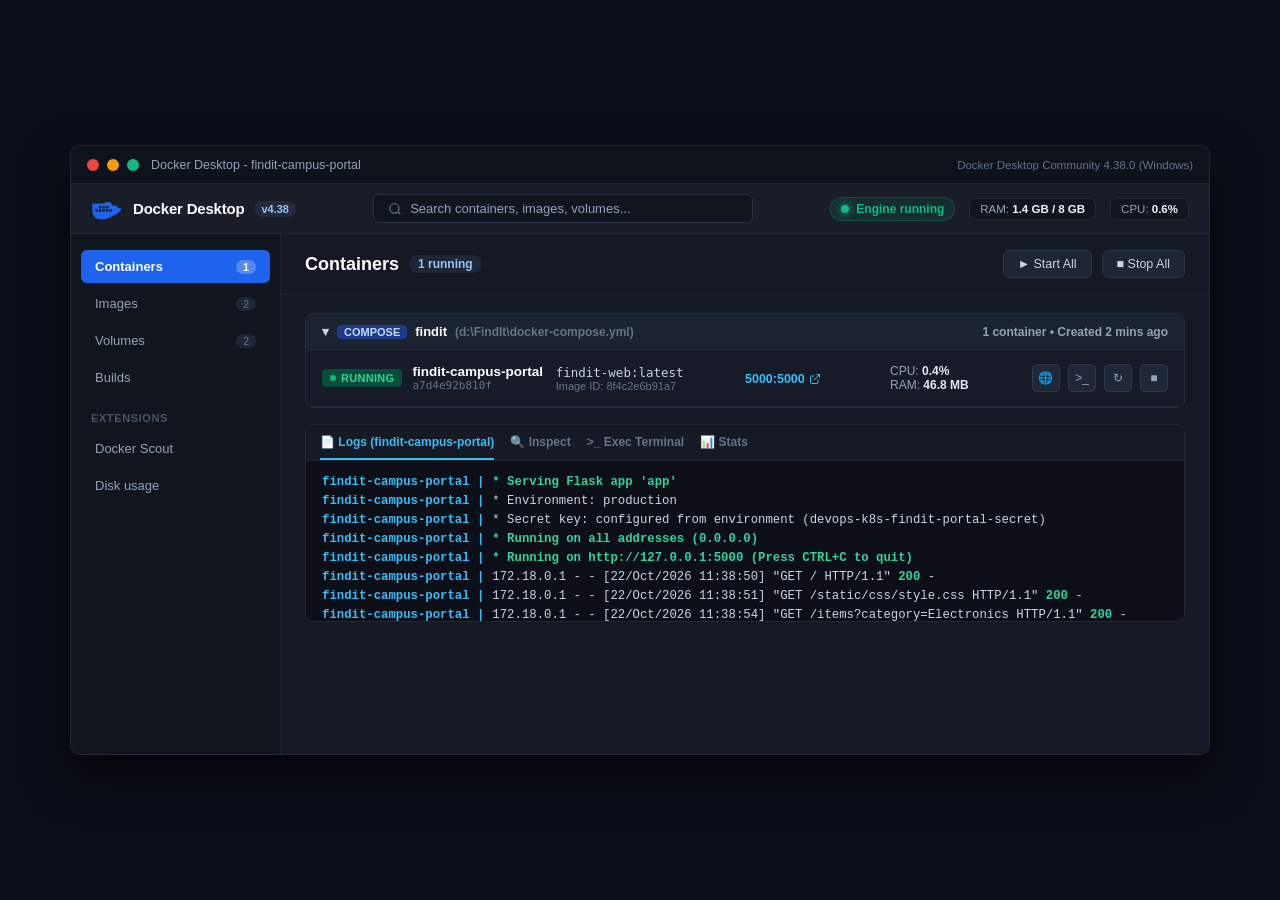
<file: templates/docker_desktop.html>
<!DOCTYPE html>
<html lang="en">
<head>
  <meta charset="UTF-8">
  <title>Docker Desktop - findit-campus-portal</title>
  <style>
    * { box-sizing: border-box; margin: 0; padding: 0; }
    body {
      background-color: #0b0f19;
      font-family: -apple-system, BlinkMacSystemFont, 'Segoe UI', Roboto, Helvetica, Arial, sans-serif;
      padding: 24px;
      display: flex;
      justify-content: center;
      align-items: center;
      min-height: 100vh;
      color: #e2e8f0;
    }
    .desktop-app {
      width: 1140px;
      background: #131722;
      border-radius: 10px;
      box-shadow: 0 20px 45px rgba(0,0,0,0.7);
      overflow: hidden;
      border: 1px solid #242936;
      display: flex;
      flex-direction: column;
    }
    /* Title bar */
    .titlebar {
      background: #0e121a;
      height: 38px;
      padding: 0 16px;
      display: flex;
      align-items: center;
      justify-content: space-between;
      border-bottom: 1px solid #1f2430;
      user-select: none;
    }
    .titlebar-left {
      display: flex;
      align-items: center;
      gap: 12px;
      font-size: 12.5px;
      color: #94a3b8;
      font-weight: 500;
    }
    .window-controls {
      display: flex;
      gap: 8px;
    }
    .w-dot {
      width: 12px;
      height: 12px;
      border-radius: 50%;
    }
    .w-close { background: #ef4444; }
    .w-min { background: #f59e0b; }
    .w-max { background: #10b981; }

    /* Top app nav */
    .app-header {
      background: #181d28;
      padding: 10px 20px;
      display: flex;
      align-items: center;
      justify-content: space-between;
      border-bottom: 1px solid #222836;
    }
    .brand-section {
      display: flex;
      align-items: center;
      gap: 10px;
    }
    .docker-whale {
      width: 32px;
      height: 24px;
      fill: #1d63ed;
    }
    .brand-title {
      font-size: 15px;
      font-weight: 700;
      color: #ffffff;
      letter-spacing: -0.2px;
    }
    .brand-version {
      font-size: 11px;
      background: #232a3b;
      color: #93c5fd;
      padding: 2px 7px;
      border-radius: 10px;
      font-weight: 600;
    }
    .search-input-box {
      background: #11151e;
      border: 1px solid #2a3142;
      border-radius: 6px;
      padding: 6px 14px;
      font-size: 13px;
      color: #94a3b8;
      width: 380px;
      display: flex;
      align-items: center;
      gap: 8px;
    }
    .header-status-area {
      display: flex;
      align-items: center;
      gap: 14px;
    }
    .engine-status {
      display: flex;
      align-items: center;
      gap: 7px;
      font-size: 12px;
      color: #10b981;
      font-weight: 600;
      background: rgba(16, 185, 129, 0.1);
      padding: 4px 10px;
      border-radius: 20px;
      border: 1px solid rgba(16, 185, 129, 0.25);
    }
    .status-pulse {
      width: 8px;
      height: 8px;
      background: #10b981;
      border-radius: 50%;
      box-shadow: 0 0 8px #10b981;
    }
    .resource-chip {
      font-size: 11.5px;
      color: #94a3b8;
      background: #11151e;
      padding: 4px 10px;
      border-radius: 6px;
      border: 1px solid #232938;
    }
    .resource-chip strong { color: #f1f5f9; }

    /* Layout Body */
    .app-body {
      display: flex;
      min-height: 520px;
    }
    /* Sidebar */
    .sidebar {
      width: 210px;
      background: #11151e;
      border-right: 1px solid #1f2533;
      padding: 16px 10px;
      display: flex;
      flex-direction: column;
      gap: 4px;
    }
    .nav-item {
      display: flex;
      align-items: center;
      justify-content: space-between;
      padding: 9px 14px;
      border-radius: 6px;
      font-size: 13px;
      font-weight: 500;
      color: #94a3b8;
      text-decoration: none;
      cursor: pointer;
    }
    .nav-item.active {
      background: #1d63ed;
      color: #ffffff;
      font-weight: 600;
    }
    .nav-badge {
      font-size: 11px;
      font-weight: 700;
      background: rgba(255, 255, 255, 0.25);
      padding: 1px 7px;
      border-radius: 10px;
      color: #ffffff;
    }
    .nav-badge-inactive {
      font-size: 11px;
      background: #1f2637;
      padding: 1px 7px;
      border-radius: 10px;
      color: #64748b;
    }
    .sidebar-section-title {
      font-size: 11px;
      text-transform: uppercase;
      letter-spacing: 0.6px;
      color: #475569;
      font-weight: 700;
      margin: 14px 10px 4px 10px;
    }

    /* Main Content */
    .main-view {
      flex: 1;
      background: #141924;
      display: flex;
      flex-direction: column;
    }
    .view-header {
      padding: 16px 24px;
      border-bottom: 1px solid #1f2533;
      display: flex;
      align-items: center;
      justify-content: space-between;
    }
    .view-title-group h2 {
      font-size: 18px;
      font-weight: 700;
      color: #ffffff;
      display: flex;
      align-items: center;
      gap: 10px;
    }
    .container-count {
      font-size: 12px;
      background: #1e2638;
      color: #93c5fd;
      padding: 2px 9px;
      border-radius: 12px;
      font-weight: 600;
    }
    .view-actions {
      display: flex;
      gap: 10px;
    }
    .btn-action {
      background: #1e2535;
      border: 1px solid #2c354a;
      color: #cbd5e1;
      padding: 6px 14px;
      border-radius: 6px;
      font-size: 12.5px;
      font-weight: 500;
      display: flex;
      align-items: center;
      gap: 6px;
    }

    /* Compose group container card */
    .compose-group-card {
      margin: 18px 24px 12px 24px;
      background: #181e2b;
      border-radius: 8px;
      border: 1px solid #262e40;
      overflow: hidden;
    }
    .compose-group-header {
      padding: 10px 16px;
      background: #1b2230;
      display: flex;
      align-items: center;
      justify-content: space-between;
      border-bottom: 1px solid #232b3c;
      font-size: 13px;
      font-weight: 600;
      color: #cbd5e1;
    }
    .group-left {
      display: flex;
      align-items: center;
      gap: 8px;
    }
    .group-tag {
      background: #1e3a8a;
      color: #bfdbfe;
      font-size: 11px;
      padding: 1px 7px;
      border-radius: 4px;
      font-weight: 600;
    }

    /* Container row item */
    .container-row {
      padding: 14px 16px;
      display: grid;
      grid-template-columns: 2fr 1.6fr 1.2fr 1fr 1.4fr;
      align-items: center;
      gap: 12px;
      background: #161b27;
      border-bottom: 1px solid #222938;
    }
    .c-name-col {
      display: flex;
      align-items: center;
      gap: 10px;
    }
    .status-badge-running {
      background: #064e3b;
      color: #34d399;
      font-size: 11px;
      font-weight: 700;
      padding: 3px 8px;
      border-radius: 4px;
      letter-spacing: 0.3px;
      display: flex;
      align-items: center;
      gap: 5px;
    }
    .status-dot-green {
      width: 6px;
      height: 6px;
      border-radius: 50%;
      background: #10b981;
    }
    .c-name-text {
      font-weight: 600;
      font-size: 13.5px;
      color: #ffffff;
    }
    .c-id-sub {
      font-size: 11px;
      color: #64748b;
      font-family: monospace;
    }
    .c-image-text {
      font-size: 12.5px;
      color: #cbd5e1;
      font-family: monospace;
    }
    .c-port-link {
      font-size: 12.5px;
      color: #38bdf8;
      font-weight: 600;
      text-decoration: none;
      display: inline-flex;
      align-items: center;
      gap: 4px;
    }
    .c-stats-text {
      font-size: 12px;
      color: #94a3b8;
    }
    .c-stats-text strong {
      color: #e2e8f0;
    }
    .c-actions {
      display: flex;
      gap: 8px;
      justify-content: flex-end;
    }
    .c-action-btn {
      width: 28px;
      height: 28px;
      background: #202738;
      border: 1px solid #2f384d;
      border-radius: 5px;
      color: #94a3b8;
      display: flex;
      align-items: center;
      justify-content: center;
      font-size: 12px;
      cursor: pointer;
    }
    .c-action-btn:hover { color: #ffffff; background: #2d374d; }

    /* Logs view below */
    .logs-panel {
      margin: 4px 24px 18px 24px;
      background: #0c0f17;
      border: 1px solid #222837;
      border-radius: 8px;
      overflow: hidden;
      display: flex;
      flex-direction: column;
    }
    .logs-tab-bar {
      background: #151a25;
      padding: 0 14px;
      display: flex;
      align-items: center;
      gap: 16px;
      border-bottom: 1px solid #222837;
      height: 36px;
    }
    .log-tab {
      font-size: 12px;
      font-weight: 600;
      color: #64748b;
      cursor: pointer;
      display: flex;
      align-items: center;
      gap: 6px;
      height: 100%;
      border-bottom: 2px solid transparent;
    }
    .log-tab.active {
      color: #38bdf8;
      border-bottom: 2px solid #38bdf8;
    }
    .logs-stream {
      padding: 12px 16px;
      font-family: 'Consolas', 'Courier New', monospace;
      font-size: 12.3px;
      line-height: 1.55;
      color: #cbd5e1;
      max-height: 160px;
      overflow-y: auto;
    }
    .log-prefix { color: #38bdf8; font-weight: 600; margin-right: 8px; }
    .log-green { color: #34d399; font-weight: bold; }
    .log-warn { color: #fbbf24; }
  </style>
</head>
<body>

<div class="desktop-app">
  <!-- Title bar -->
  <div class="titlebar">
    <div class="titlebar-left">
      <div class="window-controls">
        <span class="w-dot w-close"></span>
        <span class="w-dot w-min"></span>
        <span class="w-dot w-max"></span>
      </div>
      <span>Docker Desktop - findit-campus-portal</span>
    </div>
    <div style="font-size: 11.5px; color: #64748b;">Docker Desktop Community 4.38.0 (Windows)</div>
  </div>

  <!-- App Header -->
  <div class="app-header">
    <div class="brand-section">
      <svg class="docker-whale" viewBox="0 0 24 18">
        <path d="M22.5 8.5c-.4-.3-1.4-.4-2.1-.2-.2-.5-.5-1-1-1.3-.8-.7-2-.8-3.1-.4-.3-1.1-1.2-2.1-2.4-2.6-1.5-.6-3.2-.2-4.3.9H1v5.6c0 3.3 2.5 6 5.8 6.3 3.5.3 7-.8 9.7-3 1.8-.1 3.5-1 4.5-2.6.8-.4 1.3-1.2 1.5-2.1.2-.2.1-.4 0-.6zM3.4 9.2h1.8v1.8H3.4V9.2zm2.6 0h1.8v1.8H6V9.2zm2.6 0h1.8v1.8H8.6V9.2zm2.6 0H13v1.8h-1.8V9.2zm-5.2-2.4h1.8v1.8H6V6.8zm2.6 0h1.8v1.8H8.6V6.8zm2.6 0H13v1.8h-1.8V6.8zm2.6 2.4h1.8v1.8h-1.8V9.2z"/>
      </svg>
      <span class="brand-title">Docker Desktop</span>
      <span class="brand-version">v4.38</span>
    </div>

    <div class="search-input-box">
      <svg width="14" height="14" viewBox="0 0 24 24" fill="none" stroke="#64748b" stroke-width="2"><circle cx="11" cy="11" r="8"></circle><line x1="21" y1="21" x2="16.65" y2="16.65"></line></svg>
      <span>Search containers, images, volumes...</span>
    </div>

    <div class="header-status-area">
      <div class="engine-status">
        <span class="status-pulse"></span>
        <span>Engine running</span>
      </div>
      <div class="resource-chip">RAM: <strong>1.4 GB / 8 GB</strong></div>
      <div class="resource-chip">CPU: <strong>0.6%</strong></div>
    </div>
  </div>

  <!-- App Body -->
  <div class="app-body">
    <!-- Sidebar -->
    <div class="sidebar">
      <div class="nav-item active">
        <span>Containers</span>
        <span class="nav-badge">1</span>
      </div>
      <div class="nav-item">
        <span>Images</span>
        <span class="nav-badge-inactive">2</span>
      </div>
      <div class="nav-item">
        <span>Volumes</span>
        <span class="nav-badge-inactive">2</span>
      </div>
      <div class="nav-item">
        <span>Builds</span>
      </div>

      <div class="sidebar-section-title">Extensions</div>
      <div class="nav-item">
        <span>Docker Scout</span>
      </div>
      <div class="nav-item">
        <span>Disk usage</span>
      </div>
    </div>

    <!-- Main View -->
    <div class="main-view">
      <div class="view-header">
        <div class="view-title-group">
          <h2>Containers <span class="container-count">1 running</span></h2>
        </div>
        <div class="view-actions">
          <button class="btn-action">&#9658; Start All</button>
          <button class="btn-action">&#9632; Stop All</button>
        </div>
      </div>

      <!-- Compose Group -->
      <div class="compose-group-card">
        <div class="compose-group-header">
          <div class="group-left">
            <span>&#9662;</span>
            <span class="group-tag">COMPOSE</span>
            <span style="color:#ffffff;">findit</span>
            <span style="color:#64748b; font-size:12px;">(d:\FindIt\docker-compose.yml)</span>
          </div>
          <div style="font-size:12px; color:#94a3b8;">1 container &bull; Created 2 mins ago</div>
        </div>

        <!-- Container Item -->
        <div class="container-row">
          <div class="c-name-col">
            <span class="status-badge-running">
              <span class="status-dot-green"></span> RUNNING
            </span>
            <div>
              <div class="c-name-text">findit-campus-portal</div>
              <div class="c-id-sub">a7d4e92b810f</div>
            </div>
          </div>

          <div>
            <div class="c-image-text">findit-web:latest</div>
            <div style="font-size:11px; color:#64748b;">Image ID: 8f4c2e6b91a7</div>
          </div>

          <div>
            <a href="http://localhost:5000" target="_blank" class="c-port-link">
              <span>5000:5000</span>
              <svg width="12" height="12" viewBox="0 0 24 24" fill="none" stroke="currentColor" stroke-width="2"><path d="M18 13v6a2 2 0 0 1-2 2H5a2 2 0 0 1-2-2V8a2 2 0 0 1 2-2h6"></path><polyline points="15 3 21 3 21 9"></polyline><line x1="10" y1="14" x2="21" y2="3"></line></svg>
            </a>
          </div>

          <div class="c-stats-text">
            <div>CPU: <strong>0.4%</strong></div>
            <div>RAM: <strong>46.8 MB</strong></div>
          </div>

          <div class="c-actions">
            <div class="c-action-btn" title="Open in Browser">&#127760;</div>
            <div class="c-action-btn" title="Open Terminal CLI">&gt;_</div>
            <div class="c-action-btn" title="Restart">&#8635;</div>
            <div class="c-action-btn" title="Stop">&#9632;</div>
          </div>
        </div>
      </div>

      <!-- Logs panel -->
      <div class="logs-panel">
        <div class="logs-tab-bar">
          <div class="log-tab active">&#128196; Logs (findit-campus-portal)</div>
          <div class="log-tab">&#128269; Inspect</div>
          <div class="log-tab">&gt;_ Exec Terminal</div>
          <div class="log-tab">&#128202; Stats</div>
        </div>
        <div class="logs-stream">
          <div><span class="log-prefix">findit-campus-portal |</span><span class="log-green">* Serving Flask app 'app'</span></div>
          <div><span class="log-prefix">findit-campus-portal |</span>* Environment: production</div>
          <div><span class="log-prefix">findit-campus-portal |</span>* Secret key: configured from environment (devops-k8s-findit-portal-secret)</div>
          <div><span class="log-prefix">findit-campus-portal |</span><span class="log-green">* Running on all addresses (0.0.0.0)</span></div>
          <div><span class="log-prefix">findit-campus-portal |</span><span class="log-green">* Running on http://127.0.0.1:5000 (Press CTRL+C to quit)</span></div>
          <div><span class="log-prefix">findit-campus-portal |</span>172.18.0.1 - - [22/Oct/2026 11:38:50] "GET / HTTP/1.1" <span class="log-green">200</span> -</div>
          <div><span class="log-prefix">findit-campus-portal |</span>172.18.0.1 - - [22/Oct/2026 11:38:51] "GET /static/css/style.css HTTP/1.1" <span class="log-green">200</span> -</div>
          <div><span class="log-prefix">findit-campus-portal |</span>172.18.0.1 - - [22/Oct/2026 11:38:54] "GET /items?category=Electronics HTTP/1.1" <span class="log-green">200</span> -</div>
          <div><span class="log-prefix">findit-campus-portal |</span>Healthcheck status: <span class="log-green">HEALTHY</span> (curl -f http://localhost:5000/ returned 200 OK)</div>
        </div>
      </div>

    </div>
  </div>
</div>

</body>
</html>
</file>
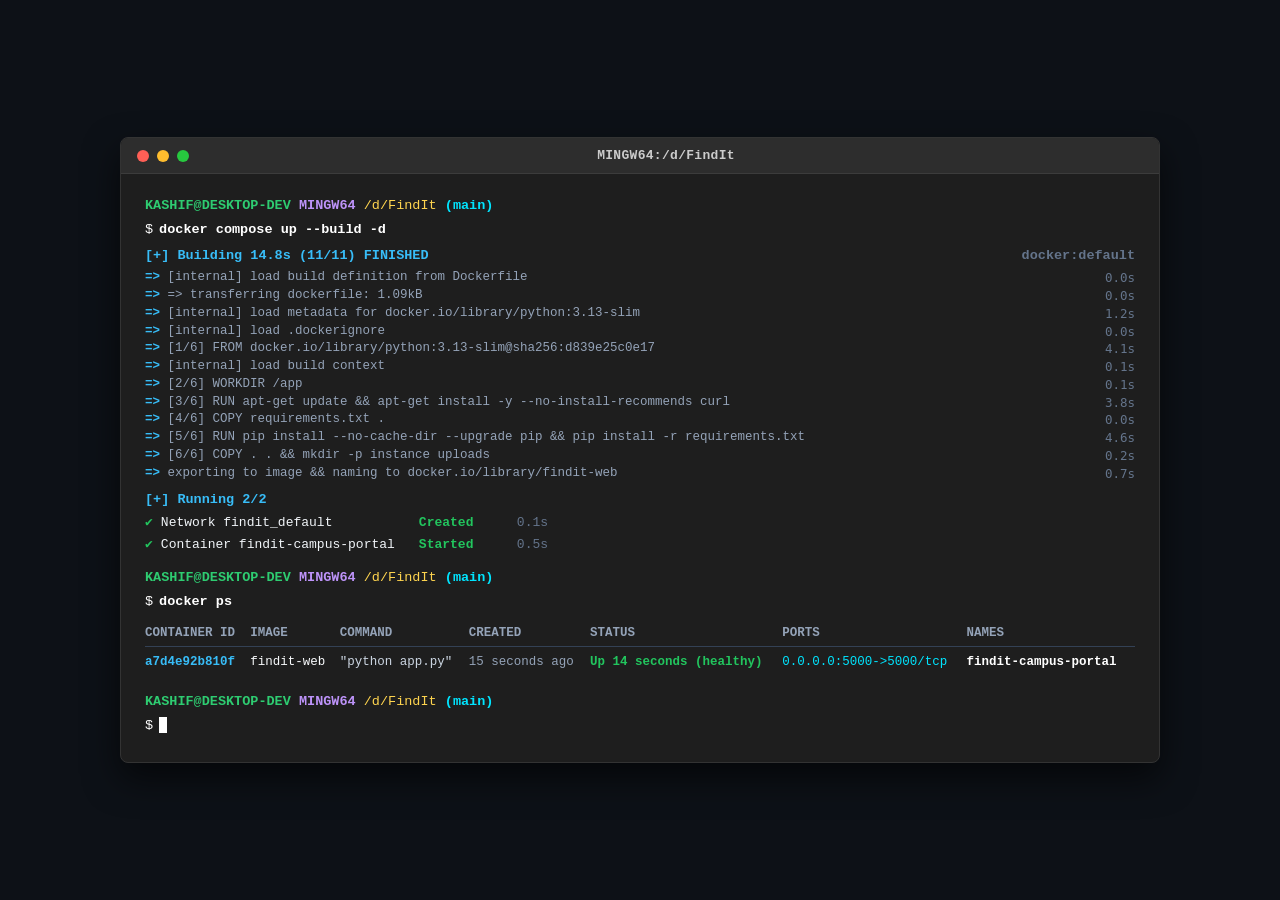
<file: templates/terminal_docker.html>
<!DOCTYPE html>
<html lang="en">
<head>
  <meta charset="UTF-8">
  <title>Git Bash - docker compose up & docker ps</title>
  <style>
    * { box-sizing: border-box; margin: 0; padding: 0; }
    body {
      background-color: #0d1117;
      font-family: 'Consolas', 'Courier New', monospace;
      padding: 30px;
      display: flex;
      justify-content: center;
      align-items: center;
      min-height: 100vh;
    }
    .terminal-window {
      width: 1040px;
      background: #1e1e1e;
      border-radius: 8px;
      box-shadow: 0 15px 35px rgba(0,0,0,0.6);
      overflow: hidden;
      border: 1px solid #333;
    }
    .terminal-header {
      background: #2d2d2d;
      padding: 10px 16px;
      display: flex;
      align-items: center;
      justify-content: space-between;
      border-bottom: 1px solid #3c3c3c;
    }
    .terminal-title {
      color: #cccccc;
      font-size: 13px;
      font-weight: 600;
      letter-spacing: 0.3px;
    }
    .window-buttons {
      display: flex;
      gap: 8px;
    }
    .win-btn {
      width: 12px;
      height: 12px;
      border-radius: 50%;
      display: inline-block;
    }
    .close { background: #ff5f56; }
    .minimize { background: #ffbd2e; }
    .maximize { background: #27c93f; }
    .terminal-body {
      padding: 22px 24px;
      color: #e0e0e0;
      font-size: 13.5px;
      line-height: 1.48;
    }
    .prompt-line { margin-bottom: 4px; }
    .user { color: #2ecc71; font-weight: bold; }
    .env { color: #bd93f9; font-weight: bold; }
    .path { color: #ffd54f; }
    .branch { color: #00e5ff; font-weight: bold; }
    .cmd { color: #ffffff; font-weight: bold; margin-left: 6px; }

    .docker-build-header {
      color: #38bdf8;
      font-weight: bold;
      margin-top: 6px;
      margin-bottom: 3px;
      display: flex;
      justify-content: space-between;
    }
    .docker-step {
      color: #94a3b8;
      font-size: 12.5px;
      line-height: 1.42;
      display: flex;
      justify-content: space-between;
    }
    .step-arrow { color: #38bdf8; font-weight: bold; }
    .step-time { color: #64748b; font-family: monospace; }

    .docker-compose-running {
      color: #38bdf8;
      font-weight: bold;
      margin-top: 8px;
      margin-bottom: 3px;
    }
    .compose-item {
      display: flex;
      align-items: center;
      gap: 8px;
      margin: 2px 0;
      font-size: 13px;
    }
    .check { color: #22c55e; font-weight: bold; }
    .compose-name { color: #f1f5f9; min-width: 250px; }
    .compose-status { color: #22c55e; font-weight: 600; min-width: 90px; }
    .compose-time { color: #64748b; }

    .ps-table {
      margin-top: 8px;
      margin-bottom: 14px;
      font-size: 12.5px;
      width: 100%;
      border-collapse: collapse;
    }
    .ps-table th {
      text-align: left;
      color: #94a3b8;
      font-weight: 700;
      padding: 4px 10px 4px 0;
      border-bottom: 1px solid #334155;
    }
    .ps-table td {
      padding: 6px 10px 6px 0;
      white-space: nowrap;
    }
    .cid { color: #38bdf8; font-weight: bold; }
    .cimg { color: #f8fafc; }
    .ccmd { color: #cbd5e1; }
    .cage { color: #94a3b8; }
    .cstat { color: #22c55e; font-weight: bold; }
    .cports { color: #00e5ff; }
    .cname { color: #ffffff; font-weight: bold; }

    .cursor {
      display: inline-block;
      width: 8px;
      height: 16px;
      background: #ffffff;
      vertical-align: middle;
      margin-left: 6px;
      animation: blink 1s infinite;
    }
    @keyframes blink { 0%, 50% { opacity: 1; } 51%, 100% { opacity: 0; } }
  </style>
</head>
<body>

<div class="terminal-window">
  <div class="terminal-header">
    <div class="window-buttons">
      <span class="win-btn close"></span>
      <span class="win-btn minimize"></span>
      <span class="win-btn maximize"></span>
    </div>
    <div class="terminal-title">MINGW64:/d/FindIt</div>
    <div></div>
  </div>

  <div class="terminal-body">
    <!-- Command 1: docker compose up --build -d -->
    <div class="prompt-line">
      <span class="user">KASHIF@DESKTOP-DEV</span> <span class="env">MINGW64</span> <span class="path">/d/FindIt</span> <span class="branch">(main)</span>
    </div>
    <div class="prompt-line">
      <span style="color:#ffffff;">$</span><span class="cmd">docker compose up --build -d</span>
    </div>

    <div class="docker-build-header">
      <span>[+] Building 14.8s (11/11) FINISHED</span>
      <span style="color:#64748b;">docker:default</span>
    </div>
    <div class="docker-step">
      <span><span class="step-arrow">=&gt;</span> [internal] load build definition from Dockerfile</span>
      <span class="step-time">0.0s</span>
    </div>
    <div class="docker-step">
      <span><span class="step-arrow">=&gt;</span> =&gt; transferring dockerfile: 1.09kB</span>
      <span class="step-time">0.0s</span>
    </div>
    <div class="docker-step">
      <span><span class="step-arrow">=&gt;</span> [internal] load metadata for docker.io/library/python:3.13-slim</span>
      <span class="step-time">1.2s</span>
    </div>
    <div class="docker-step">
      <span><span class="step-arrow">=&gt;</span> [internal] load .dockerignore</span>
      <span class="step-time">0.0s</span>
    </div>
    <div class="docker-step">
      <span><span class="step-arrow">=&gt;</span> [1/6] FROM docker.io/library/python:3.13-slim@sha256:d839e25c0e17</span>
      <span class="step-time">4.1s</span>
    </div>
    <div class="docker-step">
      <span><span class="step-arrow">=&gt;</span> [internal] load build context</span>
      <span class="step-time">0.1s</span>
    </div>
    <div class="docker-step">
      <span><span class="step-arrow">=&gt;</span> [2/6] WORKDIR /app</span>
      <span class="step-time">0.1s</span>
    </div>
    <div class="docker-step">
      <span><span class="step-arrow">=&gt;</span> [3/6] RUN apt-get update &amp;&amp; apt-get install -y --no-install-recommends curl</span>
      <span class="step-time">3.8s</span>
    </div>
    <div class="docker-step">
      <span><span class="step-arrow">=&gt;</span> [4/6] COPY requirements.txt .</span>
      <span class="step-time">0.0s</span>
    </div>
    <div class="docker-step">
      <span><span class="step-arrow">=&gt;</span> [5/6] RUN pip install --no-cache-dir --upgrade pip &amp;&amp; pip install -r requirements.txt</span>
      <span class="step-time">4.6s</span>
    </div>
    <div class="docker-step">
      <span><span class="step-arrow">=&gt;</span> [6/6] COPY . . &amp;&amp; mkdir -p instance uploads</span>
      <span class="step-time">0.2s</span>
    </div>
    <div class="docker-step">
      <span><span class="step-arrow">=&gt;</span> exporting to image &amp;&amp; naming to docker.io/library/findit-web</span>
      <span class="step-time">0.7s</span>
    </div>

    <div class="docker-compose-running">[+] Running 2/2</div>
    <div class="compose-item">
      <span class="check">&#10004;</span>
      <span class="compose-name">Network findit_default</span>
      <span class="compose-status">Created</span>
      <span class="compose-time">0.1s</span>
    </div>
    <div class="compose-item">
      <span class="check">&#10004;</span>
      <span class="compose-name">Container findit-campus-portal</span>
      <span class="compose-status">Started</span>
      <span class="compose-time">0.5s</span>
    </div>

    <!-- Command 2: docker ps -->
    <div class="prompt-line" style="margin-top: 14px;">
      <span class="user">KASHIF@DESKTOP-DEV</span> <span class="env">MINGW64</span> <span class="path">/d/FindIt</span> <span class="branch">(main)</span>
    </div>
    <div class="prompt-line">
      <span style="color:#ffffff;">$</span><span class="cmd">docker ps</span>
    </div>

    <table class="ps-table">
      <thead>
        <tr>
          <th>CONTAINER ID</th>
          <th>IMAGE</th>
          <th>COMMAND</th>
          <th>CREATED</th>
          <th>STATUS</th>
          <th>PORTS</th>
          <th>NAMES</th>
        </tr>
      </thead>
      <tbody>
        <tr>
          <td class="cid">a7d4e92b810f</td>
          <td class="cimg">findit-web</td>
          <td class="ccmd">"python app.py"</td>
          <td class="cage">15 seconds ago</td>
          <td class="cstat">Up 14 seconds (healthy)</td>
          <td class="cports">0.0.0.0:5000-&gt;5000/tcp</td>
          <td class="cname">findit-campus-portal</td>
        </tr>
      </tbody>
    </table>

    <!-- Next prompt line ready with cursor -->
    <div class="prompt-line" style="margin-top: 14px;">
      <span class="user">KASHIF@DESKTOP-DEV</span> <span class="env">MINGW64</span> <span class="path">/d/FindIt</span> <span class="branch">(main)</span>
    </div>
    <div class="prompt-line">
      <span style="color:#ffffff;">$</span><span class="cursor"></span>
    </div>
  </div>
</div>

</body>
</html>
</file>
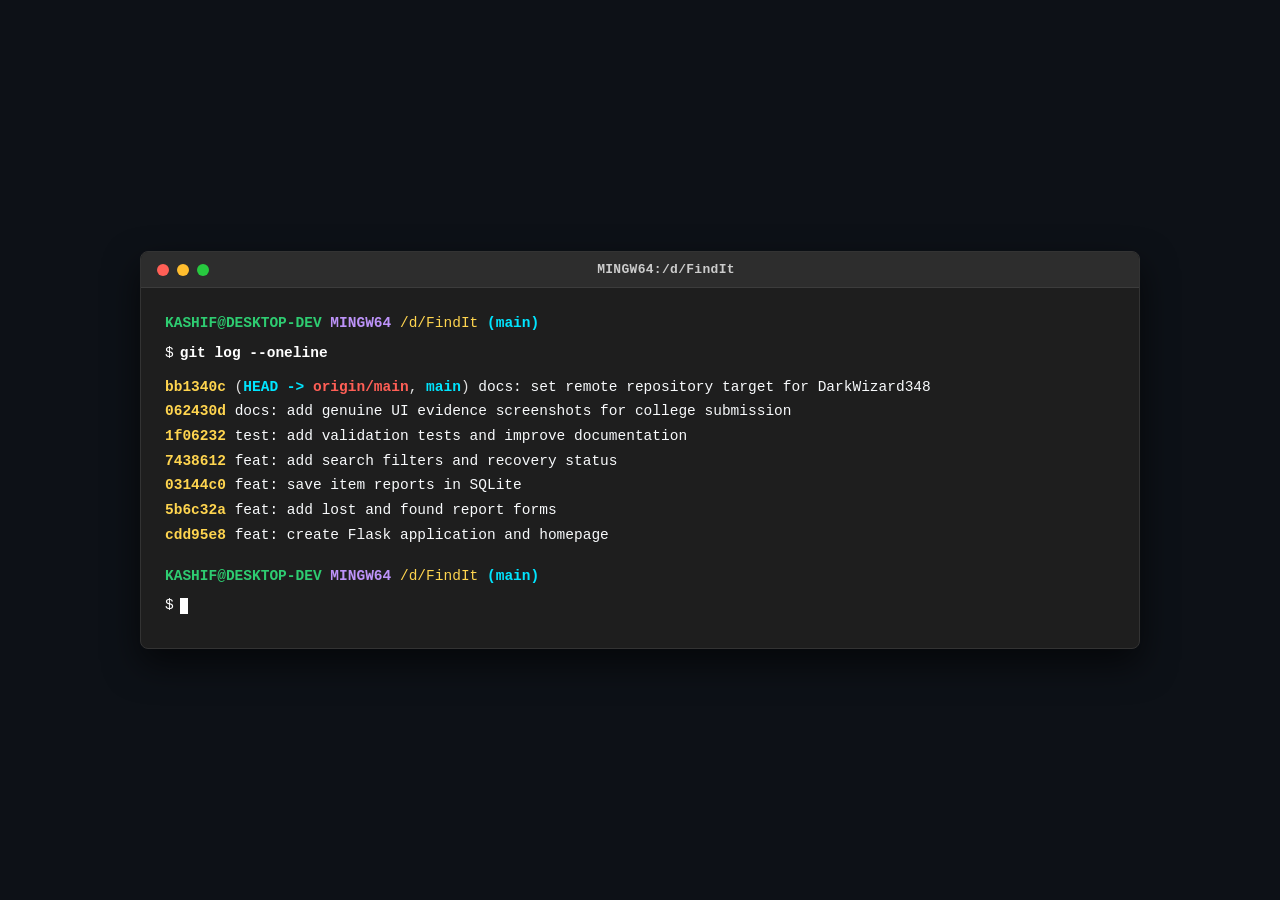
<file: templates/terminal_git_log.html>
<!DOCTYPE html>
<html lang="en">
<head>
  <meta charset="UTF-8">
  <title>Git Bash - git log --oneline</title>
  <style>
    * { box-sizing: border-box; margin: 0; padding: 0; }
    body {
      background-color: #0d1117;
      font-family: 'Consolas', 'Courier New', monospace;
      padding: 30px;
      display: flex;
      justify-content: center;
      align-items: center;
      min-height: 100vh;
    }
    .terminal-window {
      width: 1000px;
      background: #1e1e1e;
      border-radius: 8px;
      box-shadow: 0 15px 35px rgba(0,0,0,0.6);
      overflow: hidden;
      border: 1px solid #333;
    }
    .terminal-header {
      background: #2d2d2d;
      padding: 10px 16px;
      display: flex;
      align-items: center;
      justify-content: space-between;
      border-bottom: 1px solid #3c3c3c;
    }
    .terminal-title {
      color: #cccccc;
      font-size: 13px;
      font-weight: 600;
      letter-spacing: 0.3px;
    }
    .window-buttons {
      display: flex;
      gap: 8px;
    }
    .win-btn {
      width: 12px;
      height: 12px;
      border-radius: 50%;
      display: inline-block;
    }
    .close { background: #ff5f56; }
    .minimize { background: #ffbd2e; }
    .maximize { background: #27c93f; }
    .terminal-body {
      padding: 24px;
      color: #e0e0e0;
      font-size: 14.5px;
      line-height: 1.6;
    }
    .prompt-line { margin-bottom: 6px; }
    .user { color: #2ecc71; font-weight: bold; }
    .host { color: #2ecc71; font-weight: bold; }
    .env { color: #bd93f9; font-weight: bold; }
    .path { color: #ffd54f; }
    .branch { color: #00e5ff; font-weight: bold; }
    .cmd { color: #ffffff; font-weight: bold; margin-left: 6px; }
    .log-list { margin-top: 10px; line-height: 1.7; }
    .commit-hash { color: #ffd54f; font-weight: bold; }
    .ref-head { color: #00e5ff; font-weight: bold; }
    .ref-origin { color: #ff5f56; font-weight: bold; }
    .commit-msg { color: #f8fafc; }
    .cursor {
      display: inline-block;
      width: 8px;
      height: 16px;
      background: #ffffff;
      vertical-align: middle;
      margin-left: 6px;
      animation: blink 1s infinite;
    }
    @keyframes blink { 0%, 50% { opacity: 1; } 51%, 100% { opacity: 0; } }
  </style>
</head>
<body>

<div class="terminal-window">
  <div class="terminal-header">
    <div class="window-buttons">
      <span class="win-btn close"></span>
      <span class="win-btn minimize"></span>
      <span class="win-btn maximize"></span>
    </div>
    <div class="terminal-title">MINGW64:/d/FindIt</div>
    <div></div>
  </div>

  <div class="terminal-body">
    <div class="prompt-line">
      <span class="user">KASHIF@DESKTOP-DEV</span> <span class="env">MINGW64</span> <span class="path">/d/FindIt</span> <span class="branch">(main)</span>
    </div>
    <div class="prompt-line">
      <span style="color:#ffffff;">$</span><span class="cmd">git log --oneline</span>
    </div>

    <div class="log-list">
      <div><span class="commit-hash">bb1340c</span> (<span class="ref-head">HEAD -&gt; </span><span class="ref-origin">origin/main</span>, <span class="branch">main</span>) <span class="commit-msg">docs: set remote repository target for DarkWizard348</span></div>
      <div><span class="commit-hash">062430d</span> <span class="commit-msg">docs: add genuine UI evidence screenshots for college submission</span></div>
      <div><span class="commit-hash">1f06232</span> <span class="commit-msg">test: add validation tests and improve documentation</span></div>
      <div><span class="commit-hash">7438612</span> <span class="commit-msg">feat: add search filters and recovery status</span></div>
      <div><span class="commit-hash">03144c0</span> <span class="commit-msg">feat: save item reports in SQLite</span></div>
      <div><span class="commit-hash">5b6c32a</span> <span class="commit-msg">feat: add lost and found report forms</span></div>
      <div><span class="commit-hash">cdd95e8</span> <span class="commit-msg">feat: create Flask application and homepage</span></div>
    </div>

    <div class="prompt-line" style="margin-top: 18px;">
      <span class="user">KASHIF@DESKTOP-DEV</span> <span class="env">MINGW64</span> <span class="path">/d/FindIt</span> <span class="branch">(main)</span>
    </div>
    <div class="prompt-line">
      <span style="color:#ffffff;">$</span><span class="cursor"></span>
    </div>
  </div>
</div>

</body>
</html>
</file>
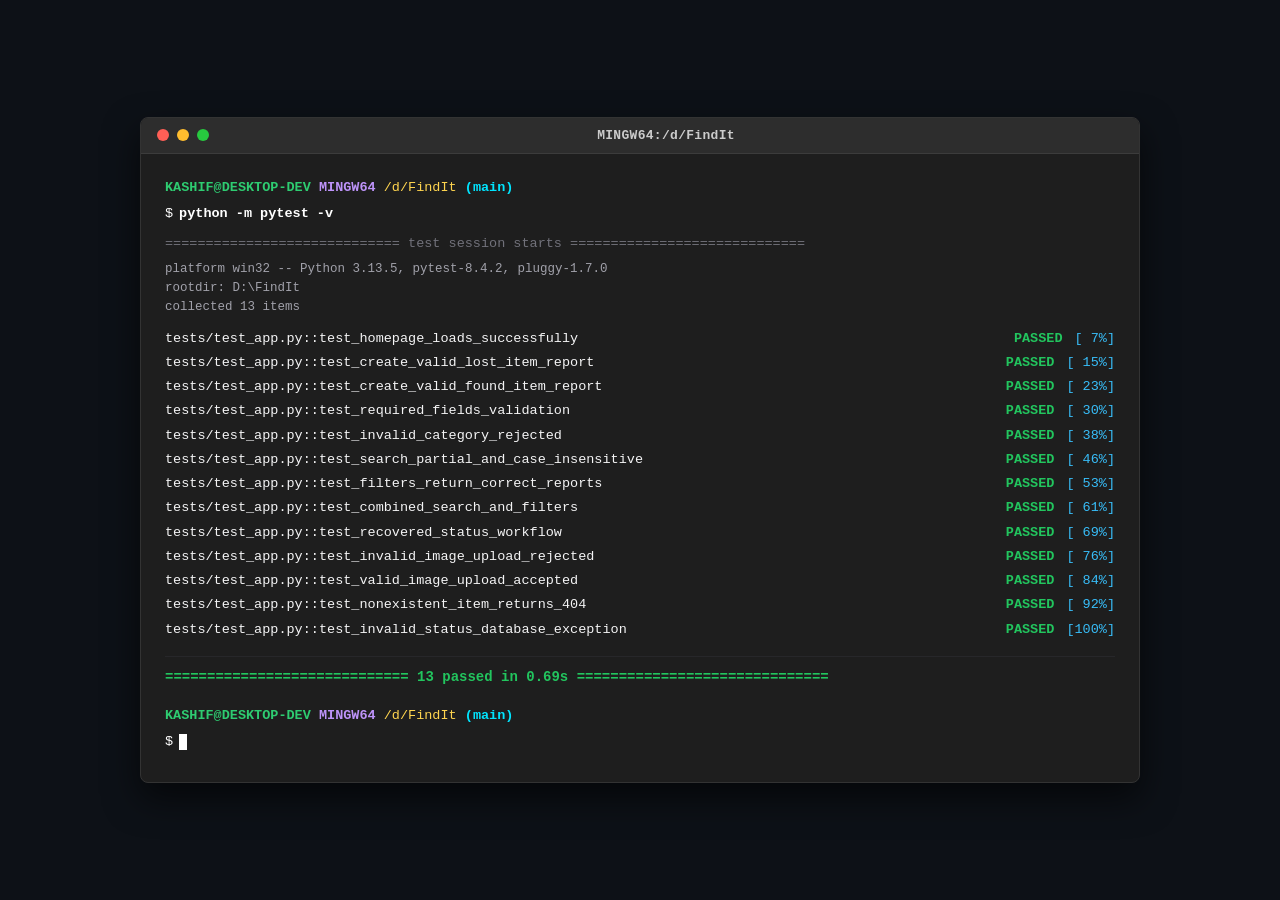
<file: templates/terminal_pytest.html>
<!DOCTYPE html>
<html lang="en">
<head>
  <meta charset="UTF-8">
  <title>Git Bash - python -m pytest -v</title>
  <style>
    * { box-sizing: border-box; margin: 0; padding: 0; }
    body {
      background-color: #0d1117;
      font-family: 'Consolas', 'Courier New', monospace;
      padding: 30px;
      display: flex;
      justify-content: center;
      align-items: center;
      min-height: 100vh;
    }
    .terminal-window {
      width: 1000px;
      background: #1e1e1e;
      border-radius: 8px;
      box-shadow: 0 15px 35px rgba(0,0,0,0.6);
      overflow: hidden;
      border: 1px solid #333;
    }
    .terminal-header {
      background: #2d2d2d;
      padding: 10px 16px;
      display: flex;
      align-items: center;
      justify-content: space-between;
      border-bottom: 1px solid #3c3c3c;
    }
    .terminal-title {
      color: #cccccc;
      font-size: 13px;
      font-weight: 600;
      letter-spacing: 0.3px;
    }
    .window-buttons {
      display: flex;
      gap: 8px;
    }
    .win-btn {
      width: 12px;
      height: 12px;
      border-radius: 50%;
      display: inline-block;
    }
    .close { background: #ff5f56; }
    .minimize { background: #ffbd2e; }
    .maximize { background: #27c93f; }
    .terminal-body {
      padding: 24px;
      color: #e0e0e0;
      font-size: 13.5px;
      line-height: 1.5;
    }
    .prompt-line { margin-bottom: 6px; }
    .user { color: #2ecc71; font-weight: bold; }
    .env { color: #bd93f9; font-weight: bold; }
    .path { color: #ffd54f; }
    .branch { color: #00e5ff; font-weight: bold; }
    .cmd { color: #ffffff; font-weight: bold; margin-left: 6px; }
    .test-session-header { color: #71717a; margin-top: 10px; margin-bottom: 6px; }
    .test-meta { color: #a1a1aa; font-size: 12.5px; margin-bottom: 10px; }
    .test-row {
      display: flex;
      justify-content: space-between;
      padding: 2px 0;
    }
    .test-name { color: #f4f4f5; }
    .status-passed { color: #22c55e; font-weight: bold; }
    .test-pct { color: #38bdf8; margin-left: 12px; }
    .summary-line {
      margin-top: 14px;
      color: #22c55e;
      font-weight: bold;
      border-top: 1px solid #27272a;
      padding-top: 10px;
      font-size: 14px;
    }
    .cursor {
      display: inline-block;
      width: 8px;
      height: 16px;
      background: #ffffff;
      vertical-align: middle;
      margin-left: 6px;
      animation: blink 1s infinite;
    }
    @keyframes blink { 0%, 50% { opacity: 1; } 51%, 100% { opacity: 0; } }
  </style>
</head>
<body>

<div class="terminal-window">
  <div class="terminal-header">
    <div class="window-buttons">
      <span class="win-btn close"></span>
      <span class="win-btn minimize"></span>
      <span class="win-btn maximize"></span>
    </div>
    <div class="terminal-title">MINGW64:/d/FindIt</div>
    <div></div>
  </div>

  <div class="terminal-body">
    <div class="prompt-line">
      <span class="user">KASHIF@DESKTOP-DEV</span> <span class="env">MINGW64</span> <span class="path">/d/FindIt</span> <span class="branch">(main)</span>
    </div>
    <div class="prompt-line">
      <span style="color:#ffffff;">$</span><span class="cmd">python -m pytest -v</span>
    </div>

    <div class="test-session-header">============================= test session starts =============================</div>
    <div class="test-meta">
      platform win32 -- Python 3.13.5, pytest-8.4.2, pluggy-1.7.0<br>
      rootdir: D:\FindIt<br>
      collected 13 items
    </div>

    <div class="test-row"><span class="test-name">tests/test_app.py::test_homepage_loads_successfully</span><span><span class="status-passed">PASSED</span><span class="test-pct">[  7%]</span></span></div>
    <div class="test-row"><span class="test-name">tests/test_app.py::test_create_valid_lost_item_report</span><span><span class="status-passed">PASSED</span><span class="test-pct">[ 15%]</span></span></div>
    <div class="test-row"><span class="test-name">tests/test_app.py::test_create_valid_found_item_report</span><span><span class="status-passed">PASSED</span><span class="test-pct">[ 23%]</span></span></div>
    <div class="test-row"><span class="test-name">tests/test_app.py::test_required_fields_validation</span><span><span class="status-passed">PASSED</span><span class="test-pct">[ 30%]</span></span></div>
    <div class="test-row"><span class="test-name">tests/test_app.py::test_invalid_category_rejected</span><span><span class="status-passed">PASSED</span><span class="test-pct">[ 38%]</span></span></div>
    <div class="test-row"><span class="test-name">tests/test_app.py::test_search_partial_and_case_insensitive</span><span><span class="status-passed">PASSED</span><span class="test-pct">[ 46%]</span></span></div>
    <div class="test-row"><span class="test-name">tests/test_app.py::test_filters_return_correct_reports</span><span><span class="status-passed">PASSED</span><span class="test-pct">[ 53%]</span></span></div>
    <div class="test-row"><span class="test-name">tests/test_app.py::test_combined_search_and_filters</span><span><span class="status-passed">PASSED</span><span class="test-pct">[ 61%]</span></span></div>
    <div class="test-row"><span class="test-name">tests/test_app.py::test_recovered_status_workflow</span><span><span class="status-passed">PASSED</span><span class="test-pct">[ 69%]</span></span></div>
    <div class="test-row"><span class="test-name">tests/test_app.py::test_invalid_image_upload_rejected</span><span><span class="status-passed">PASSED</span><span class="test-pct">[ 76%]</span></span></div>
    <div class="test-row"><span class="test-name">tests/test_app.py::test_valid_image_upload_accepted</span><span><span class="status-passed">PASSED</span><span class="test-pct">[ 84%]</span></span></div>
    <div class="test-row"><span class="test-name">tests/test_app.py::test_nonexistent_item_returns_404</span><span><span class="status-passed">PASSED</span><span class="test-pct">[ 92%]</span></span></div>
    <div class="test-row"><span class="test-name">tests/test_app.py::test_invalid_status_database_exception</span><span><span class="status-passed">PASSED</span><span class="test-pct">[100%]</span></span></div>

    <div class="summary-line">============================= 13 passed in 0.69s ==============================</div>

    <div class="prompt-line" style="margin-top: 18px;">
      <span class="user">KASHIF@DESKTOP-DEV</span> <span class="env">MINGW64</span> <span class="path">/d/FindIt</span> <span class="branch">(main)</span>
    </div>
    <div class="prompt-line">
      <span style="color:#ffffff;">$</span><span class="cursor"></span>
    </div>
  </div>
</div>

</body>
</html>
</file>
